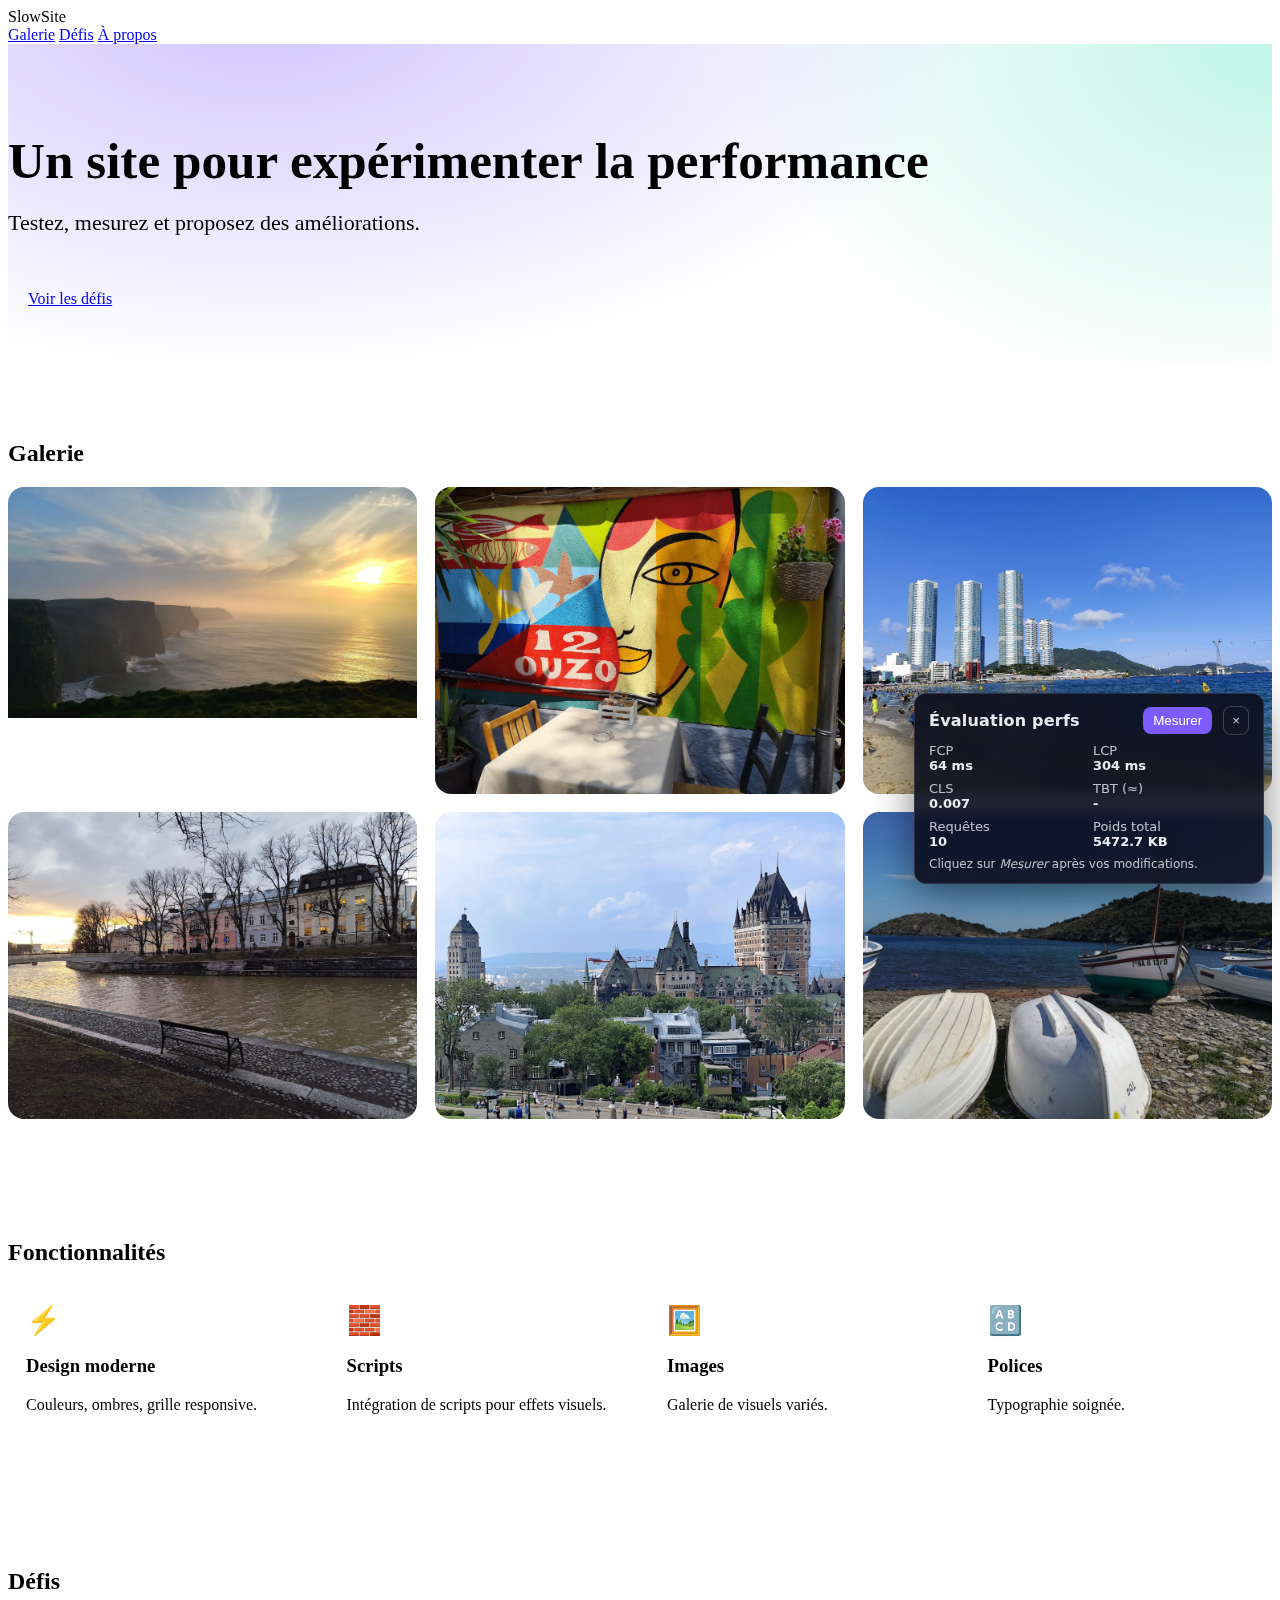
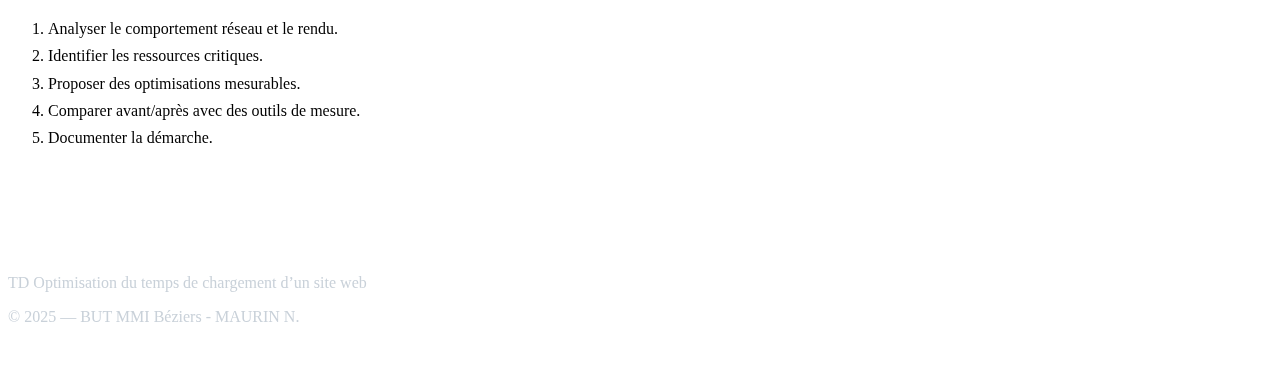
<file: index.html>
<!DOCTYPE html>
<html lang="fr">
  <head>
    <meta charset="utf-8" />
    <meta name="viewport" content="width=device-width, initial-scale=1" />
    <title>Site vitrine</title>
    <link rel="stylesheet" href="css/styles.css" />
    <script src="js/script.js"></script>
  </head>
  <body>
    <div class="topbar">
      <div class="container nav">
        <div class="logo">Slow<span>Site</span></div>
        <div class="menu">
          <a href="#galerie">Galerie</a>
          <a href="#defis">Défis</a>
          <a href="#apropos">À propos</a>
        </div>
      </div>
    </div>

    <div class="hero">
      <div class="container hero-inner">
        <div class="hero-text">
          <h1>Un site pour expérimenter la performance</h1>
          <p>Testez, mesurez et proposez des améliorations.</p>
          <a class="cta" href="#defis">Voir les défis</a>
        </div>
      </div>
    </div>
<br>
    <div id="galerie" class="section gallery">
      <div class="container">
        <h2>Galerie</h2>
        <div class="grid">
          <div class="card">
            <a href="img1.html"><img src="img/img1.webp" alt="Image 1" /></a>
          </div>
          <div class="card">
            <a href="img2.html"><img src="img/img2.webp" alt="Image 2" /></a>
          </div>
          <div class="card">
            <a href="img3.html"><img src="img/img3.webp" alt="Image 3" /></a>
          </div>
          <div class="card">
            <a href="img4.html"><img src="img/img4.webp" alt="Image 4" /></a>
          </div>
          <div class="card">
            <a href="img5.html"><img src="img/img5.webp" alt="Image 5" /></a>
          </div>
          <div class="card">
            <a href="img6.html"><img src="img/img6.webp" alt="Image 6" /></a>
          </div>
        </div>
      </div>
    </div>

    <div id="apropos" class="section features">
      <div class="container">
        <h2>Fonctionnalités</h2>
        <div class="features-grid">
          <div class="feature">
            <div class="icon">⚡</div>
            <h3>Design moderne</h3>
            <p>Couleurs, ombres, grille responsive.</p>
          </div>
          <div class="feature">
            <div class="icon">🧱</div>
            <h3>Scripts</h3>
            <p>Intégration de scripts pour effets visuels.</p>
          </div>
          <div class="feature">
            <div class="icon">🖼️</div>
            <h3>Images</h3>
            <p>Galerie de visuels variés.</p>
          </div>
          <div class="feature">
            <div class="icon">🔠</div>
            <h3>Polices</h3>
            <p>Typographie soignée.</p>
          </div>
        </div>
      </div>
    </div>

    <div id="defis" class="section challenges">
      <div class="container">
        <h2>Défis</h2>
        <ol>
          <li>Analyser le comportement réseau et le rendu.</li>
          <li>Identifier les ressources critiques.</li>
          <li>Proposer des optimisations mesurables.</li>
          <li>Comparer avant/après avec des outils de mesure.</li>
          <li>Documenter la démarche.</li>
        </ol>
      </div>
    </div>

    <div class="footer">
      <div class="container">
        <p>TD Optimisation du temps de chargement d’un site web</p>
        <p>© 2025 — BUT MMI Béziers - MAURIN N.</p>
      </div>
    </div>
    <script src="js/metrics.js" defer></script>
  </body>
</html>
</file>
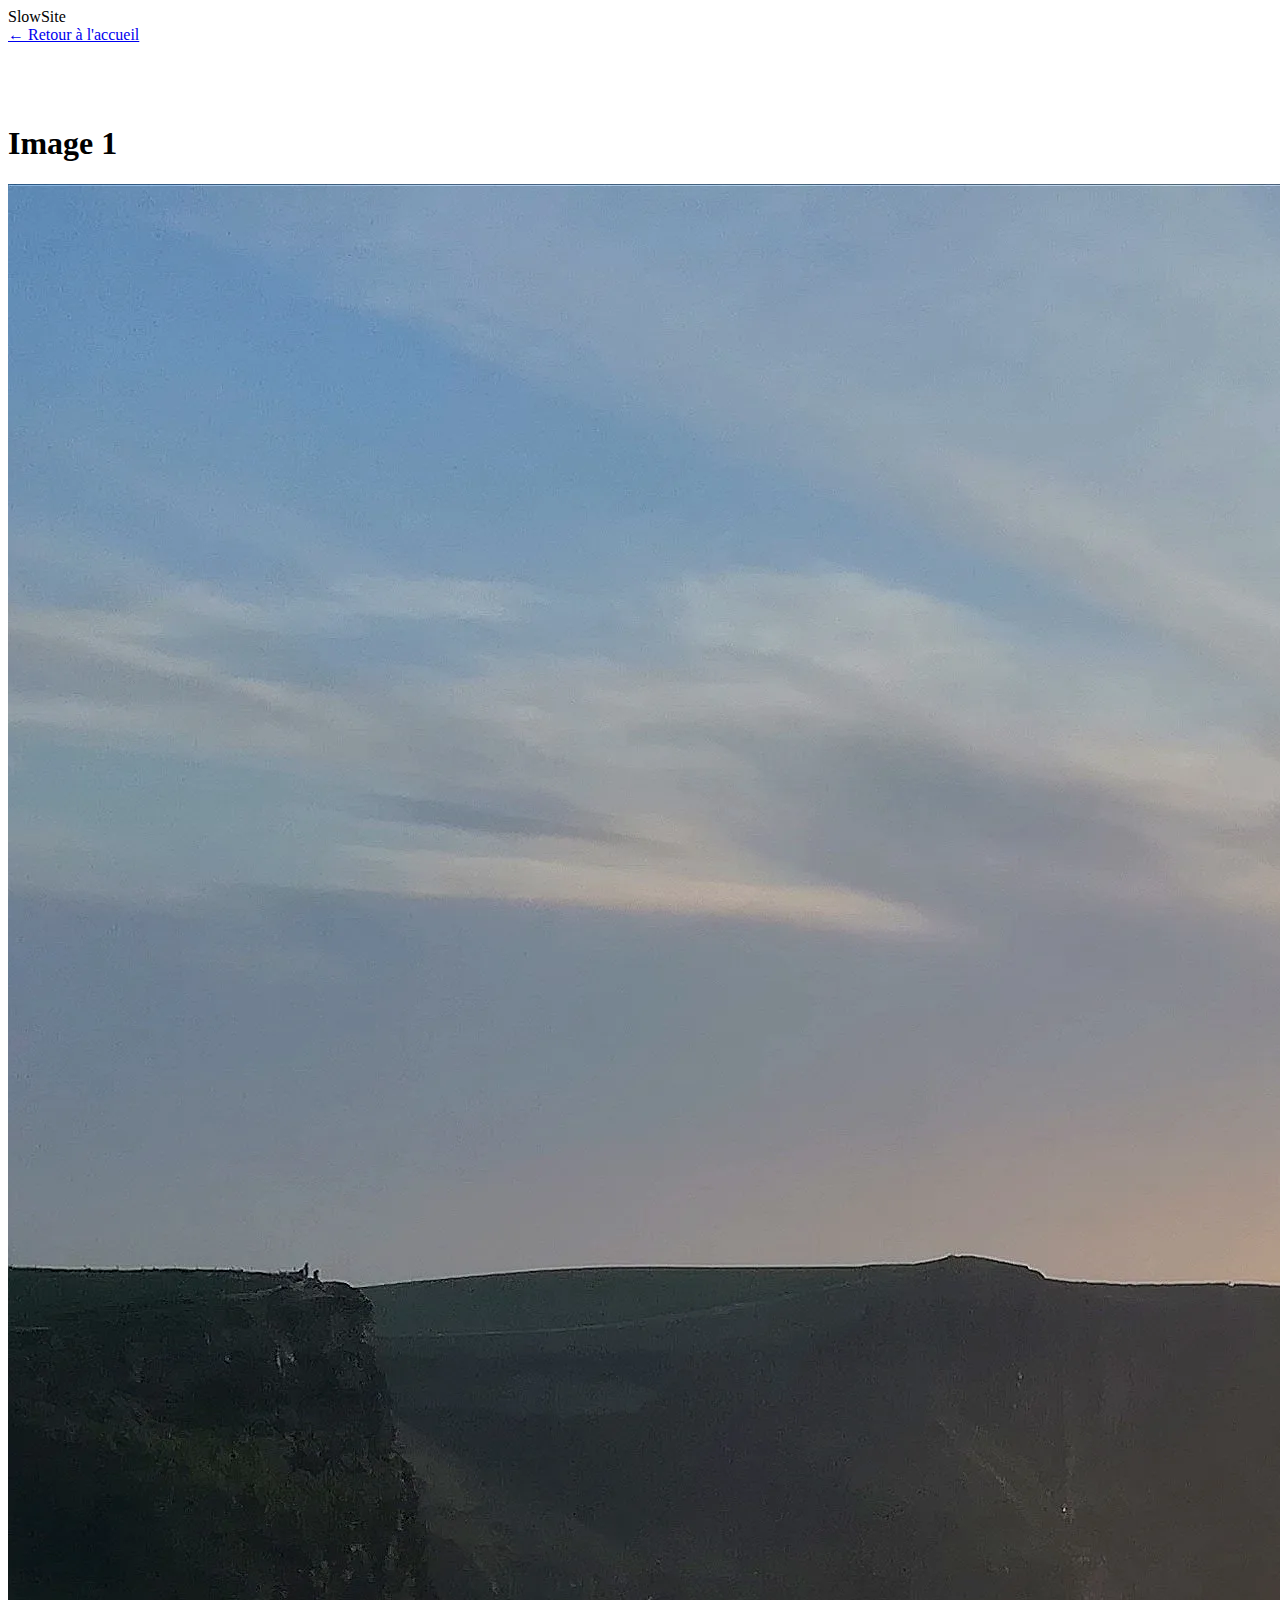
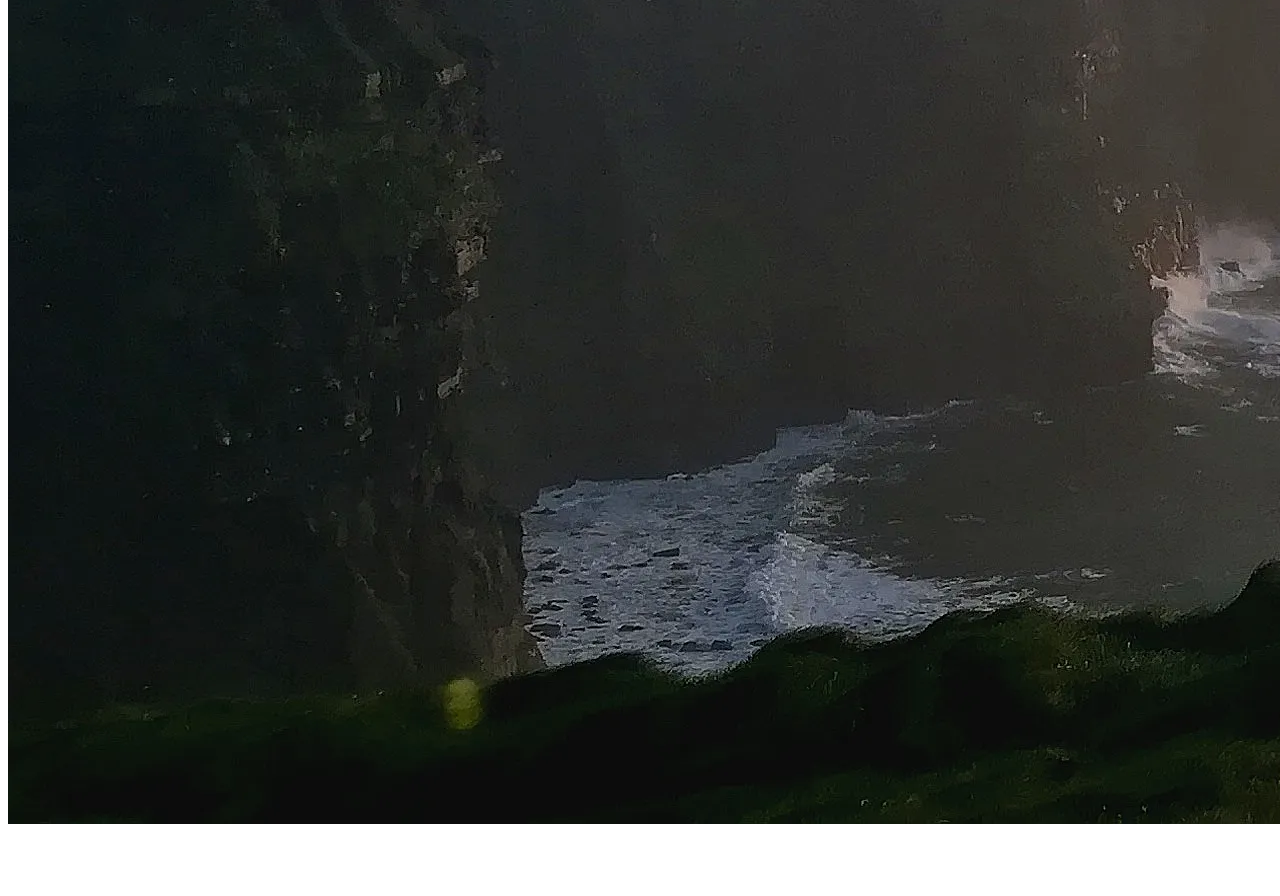
<file: img1.html>
<!DOCTYPE html>
<html lang="fr">
<head>
  <meta charset="utf-8" />
  <meta name="viewport" content="width=device-width, initial-scale=1" />
  <title>Image 1</title>
  <link rel="stylesheet" href="css/styles.css">
  <script src="js/script.js"></script>
</head>
<body>
  <div class="topbar"><div class="container nav"><div class="logo">Slow<span>Site</span></div><div class="menu"><a href="index.html">← Retour à l'accueil</a></div></div></div>
  <div class="section image-page"><div class="container">
    <h1>Image 1</h1>
    <div class="image-wrapper"><img src="img/img1.webp" alt="Image 1"></div>
  </div></div>
</body>
</html>
</file>
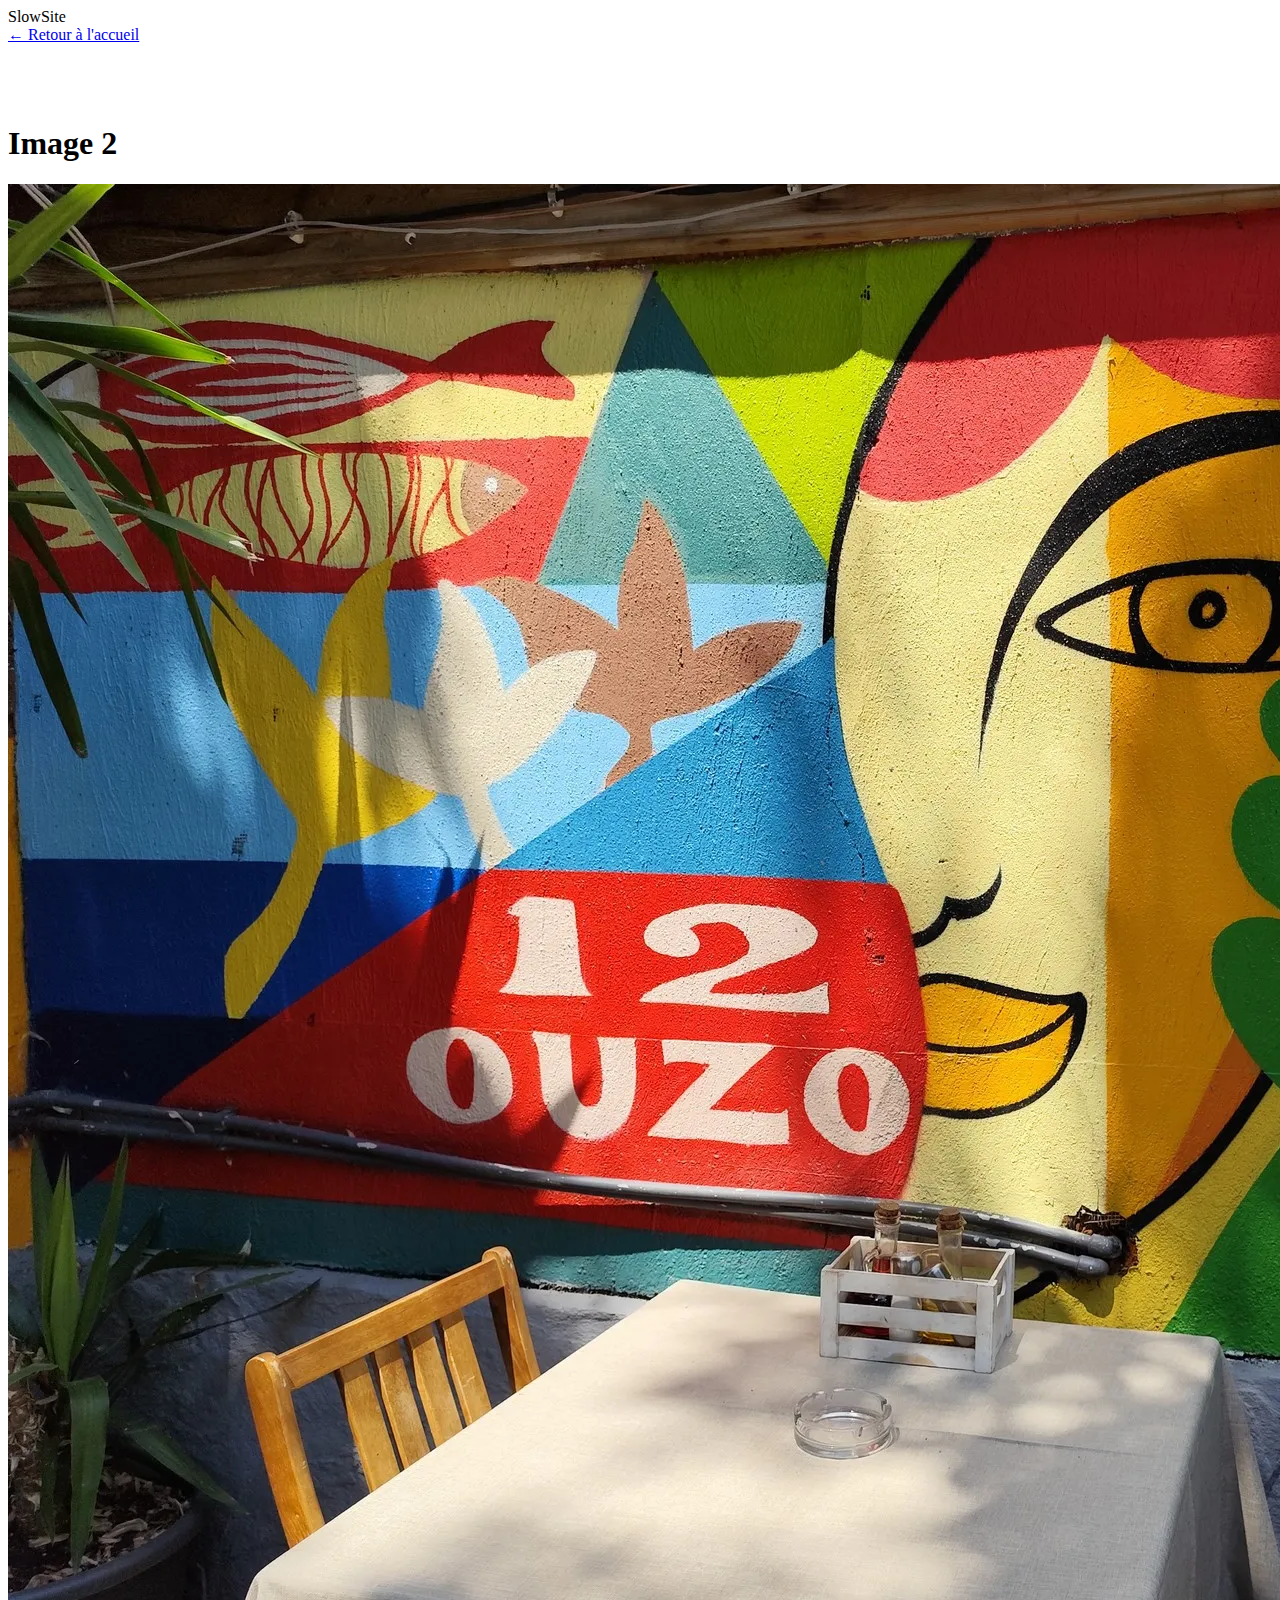
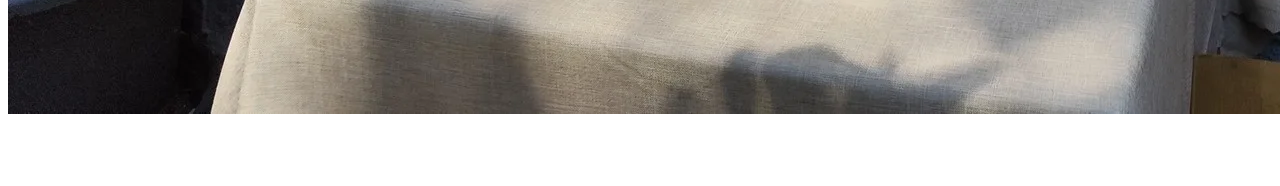
<file: img2.html>
<!DOCTYPE html>
<html lang="fr">
<head>
  <meta charset="utf-8" />
  <meta name="viewport" content="width=device-width, initial-scale=1" />
  <title>Image 2</title>
  <link rel="stylesheet" href="css/styles.css">
  <script src="js/script.js"></script>
</head>
<body>
  <div class="topbar"><div class="container nav"><div class="logo">Slow<span>Site</span></div><div class="menu"><a href="index.html">← Retour à l'accueil</a></div></div></div>
  <div class="section image-page"><div class="container">
    <h1>Image 2</h1>
    <div class="image-wrapper"><img src="img/img2.webp" alt="Image 2"></div>
  </div></div>
</body>
</html>
</file>
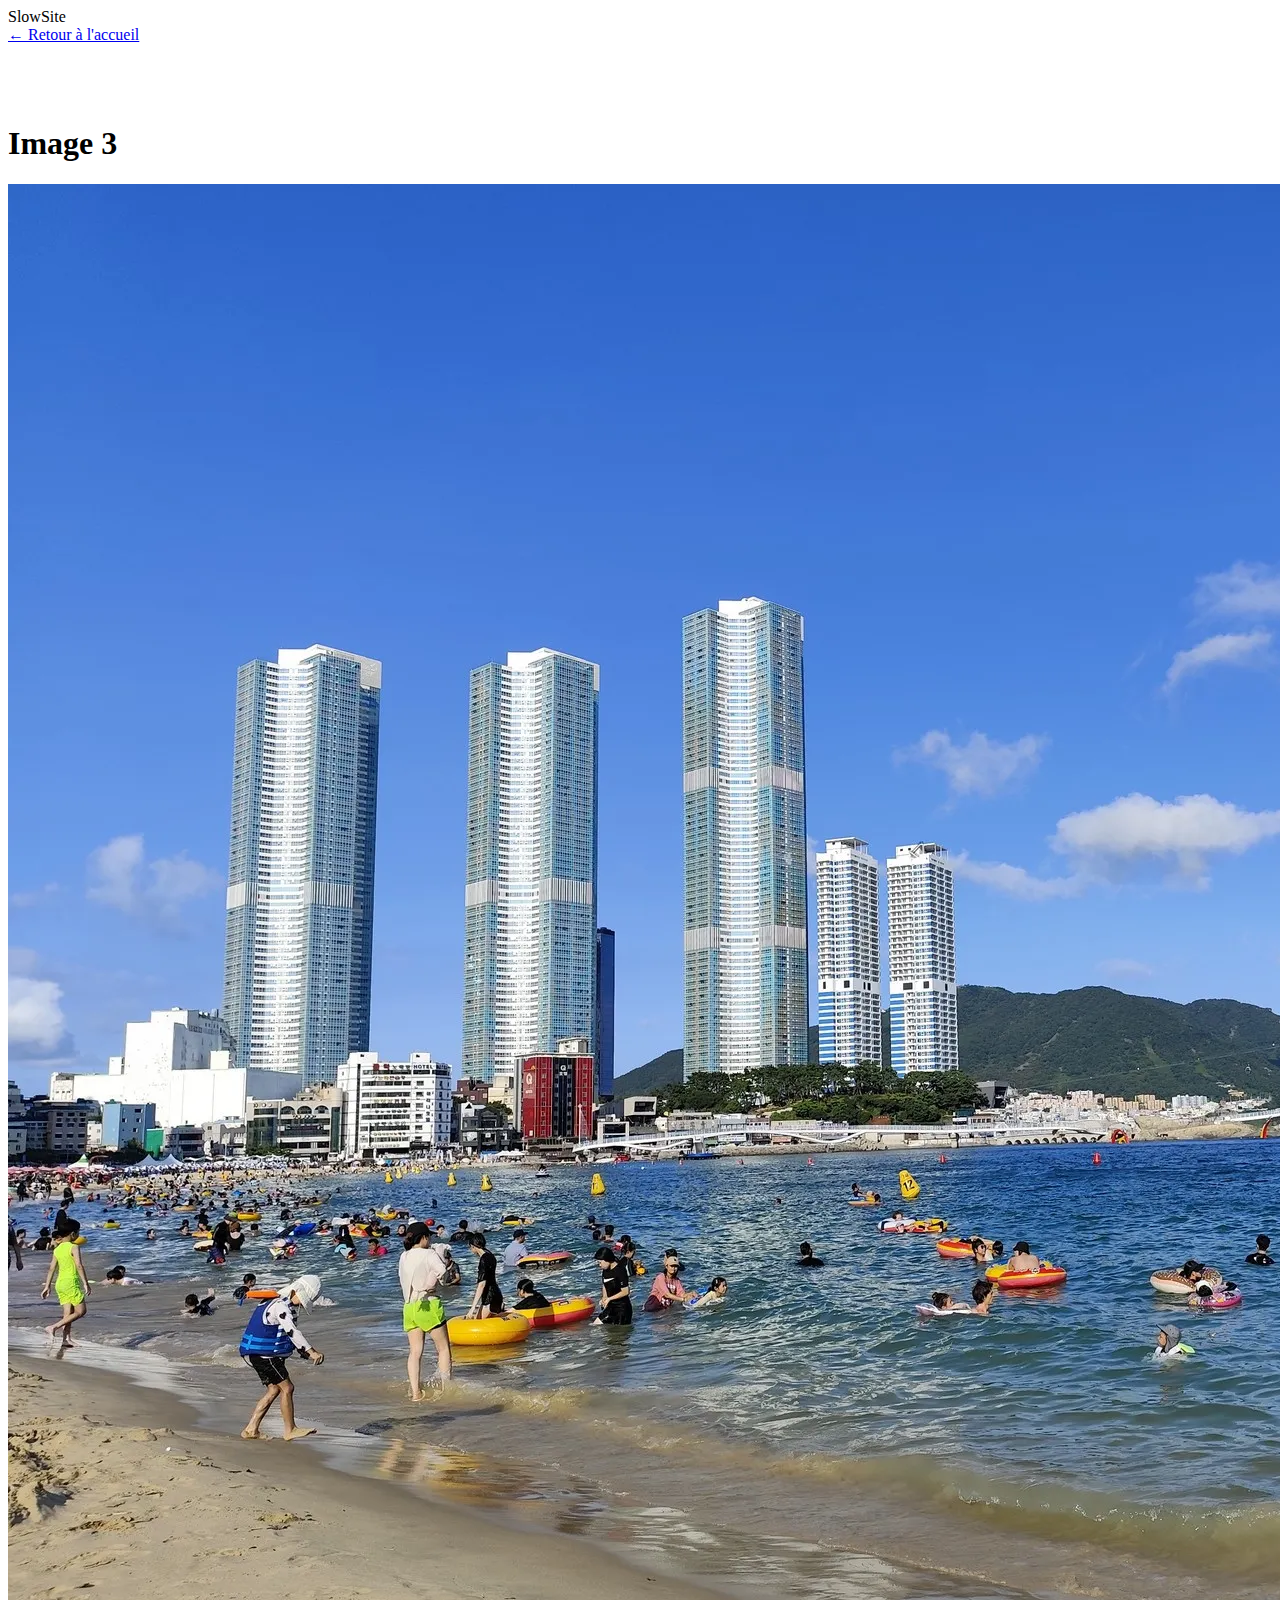
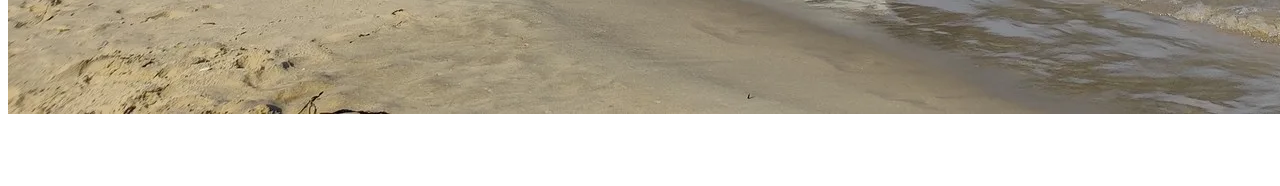
<file: img3.html>
<!DOCTYPE html>
<html lang="fr">
<head>
  <meta charset="utf-8" />
  <meta name="viewport" content="width=device-width, initial-scale=1" />
  <title>Image 3</title>
  <link rel="stylesheet" href="css/styles.css">
  <script src="js/script.js"></script>
</head>
<body>
  <div class="topbar"><div class="container nav"><div class="logo">Slow<span>Site</span></div><div class="menu"><a href="index.html">← Retour à l'accueil</a></div></div></div>
  <div class="section image-page"><div class="container">
    <h1>Image 3</h1>
    <div class="image-wrapper"><img src="img/img3.webp" alt="Image 3"></div>
  </div></div>
</body>
</html>
</file>
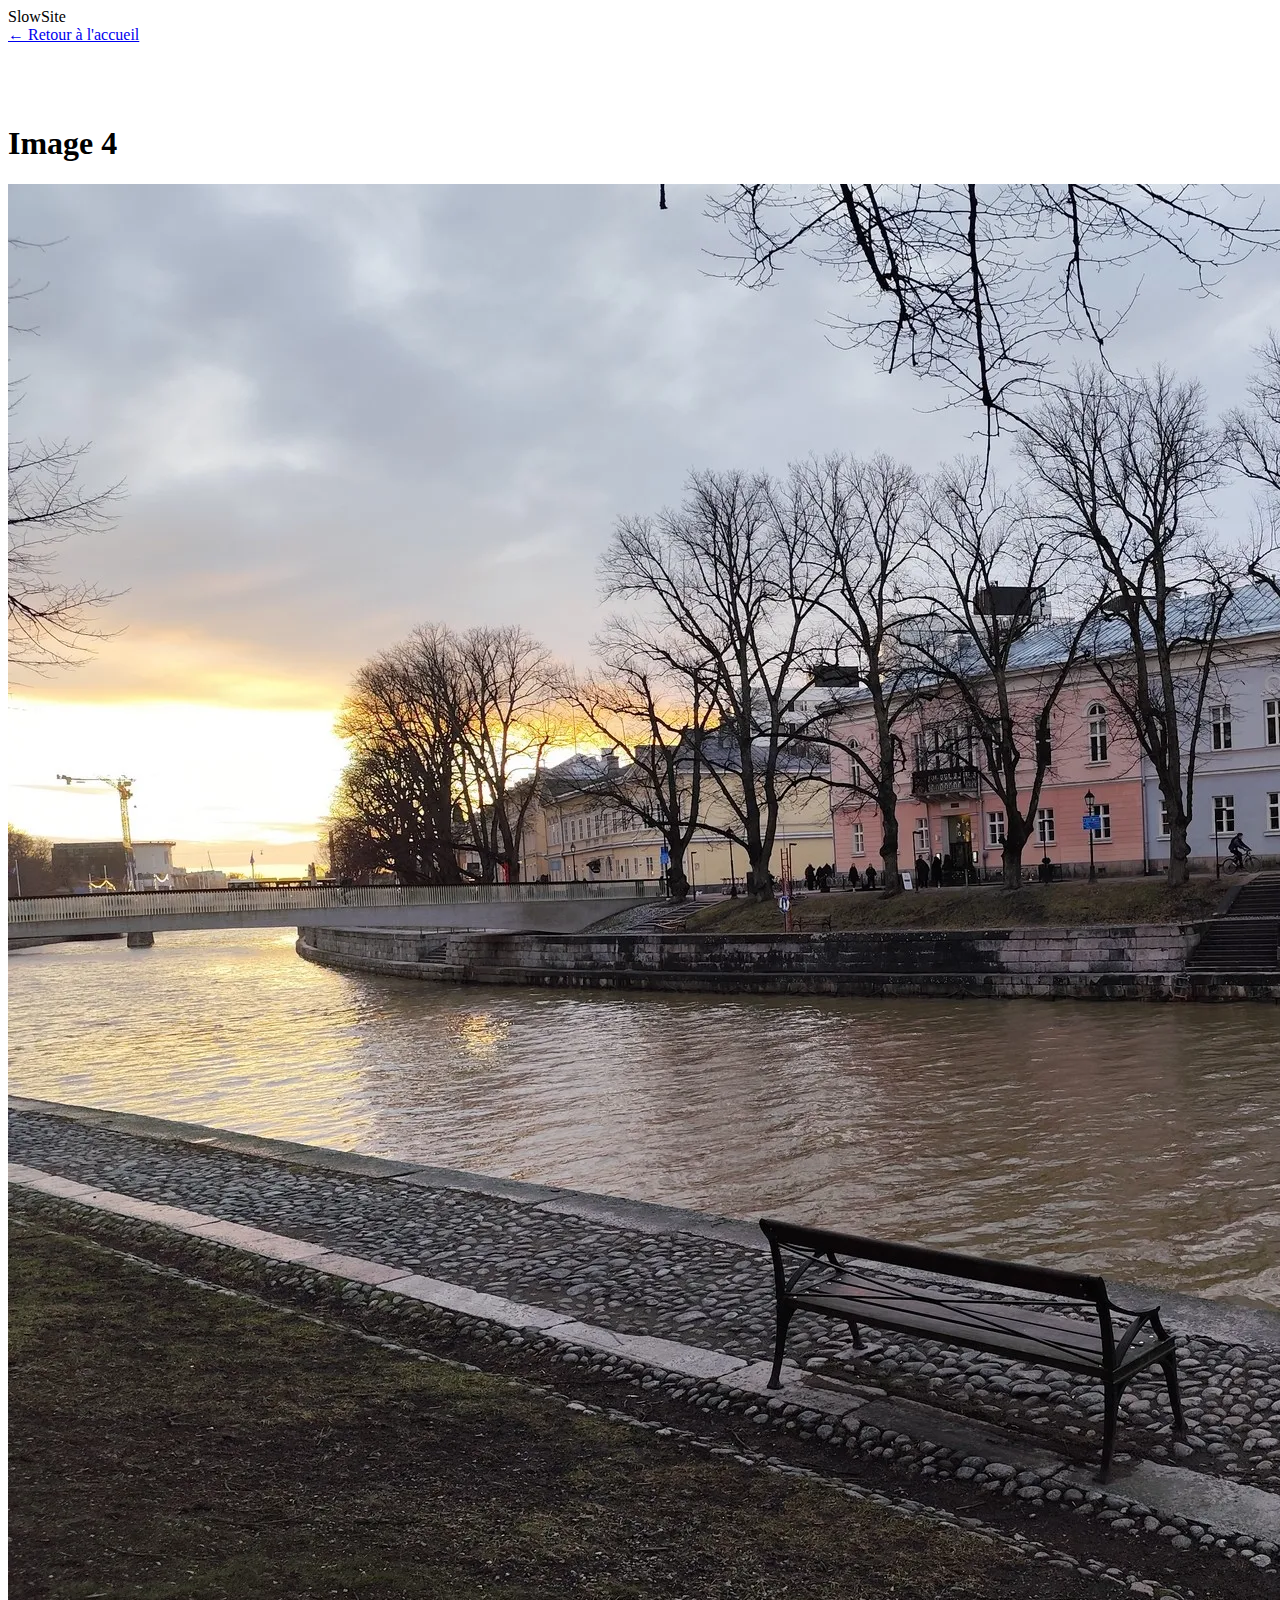
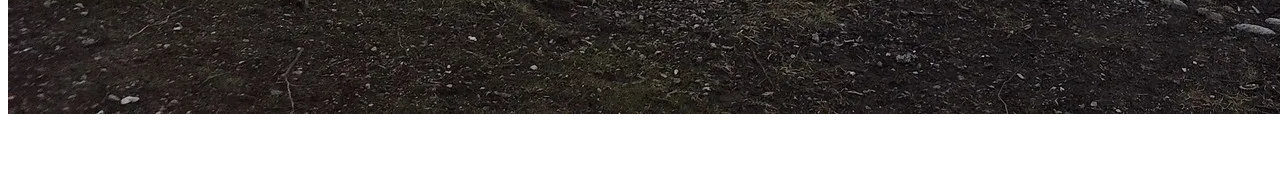
<file: img4.html>
<!DOCTYPE html>
<html lang="fr">
<head>
  <meta charset="utf-8" />
  <meta name="viewport" content="width=device-width, initial-scale=1" />
  <title>Image 4</title>
  <link rel="stylesheet" href="css/styles.css">
  <script src="js/script.js"></script>
</head>
<body>
  <div class="topbar"><div class="container nav"><div class="logo">Slow<span>Site</span></div><div class="menu"><a href="index.html">← Retour à l'accueil</a></div></div></div>
  <div class="section image-page"><div class="container">
    <h1>Image 4</h1>
    <div class="image-wrapper"><img src="img/img4.webp" alt="Image 4"></div>
  </div></div>
</body>
</html>
</file>
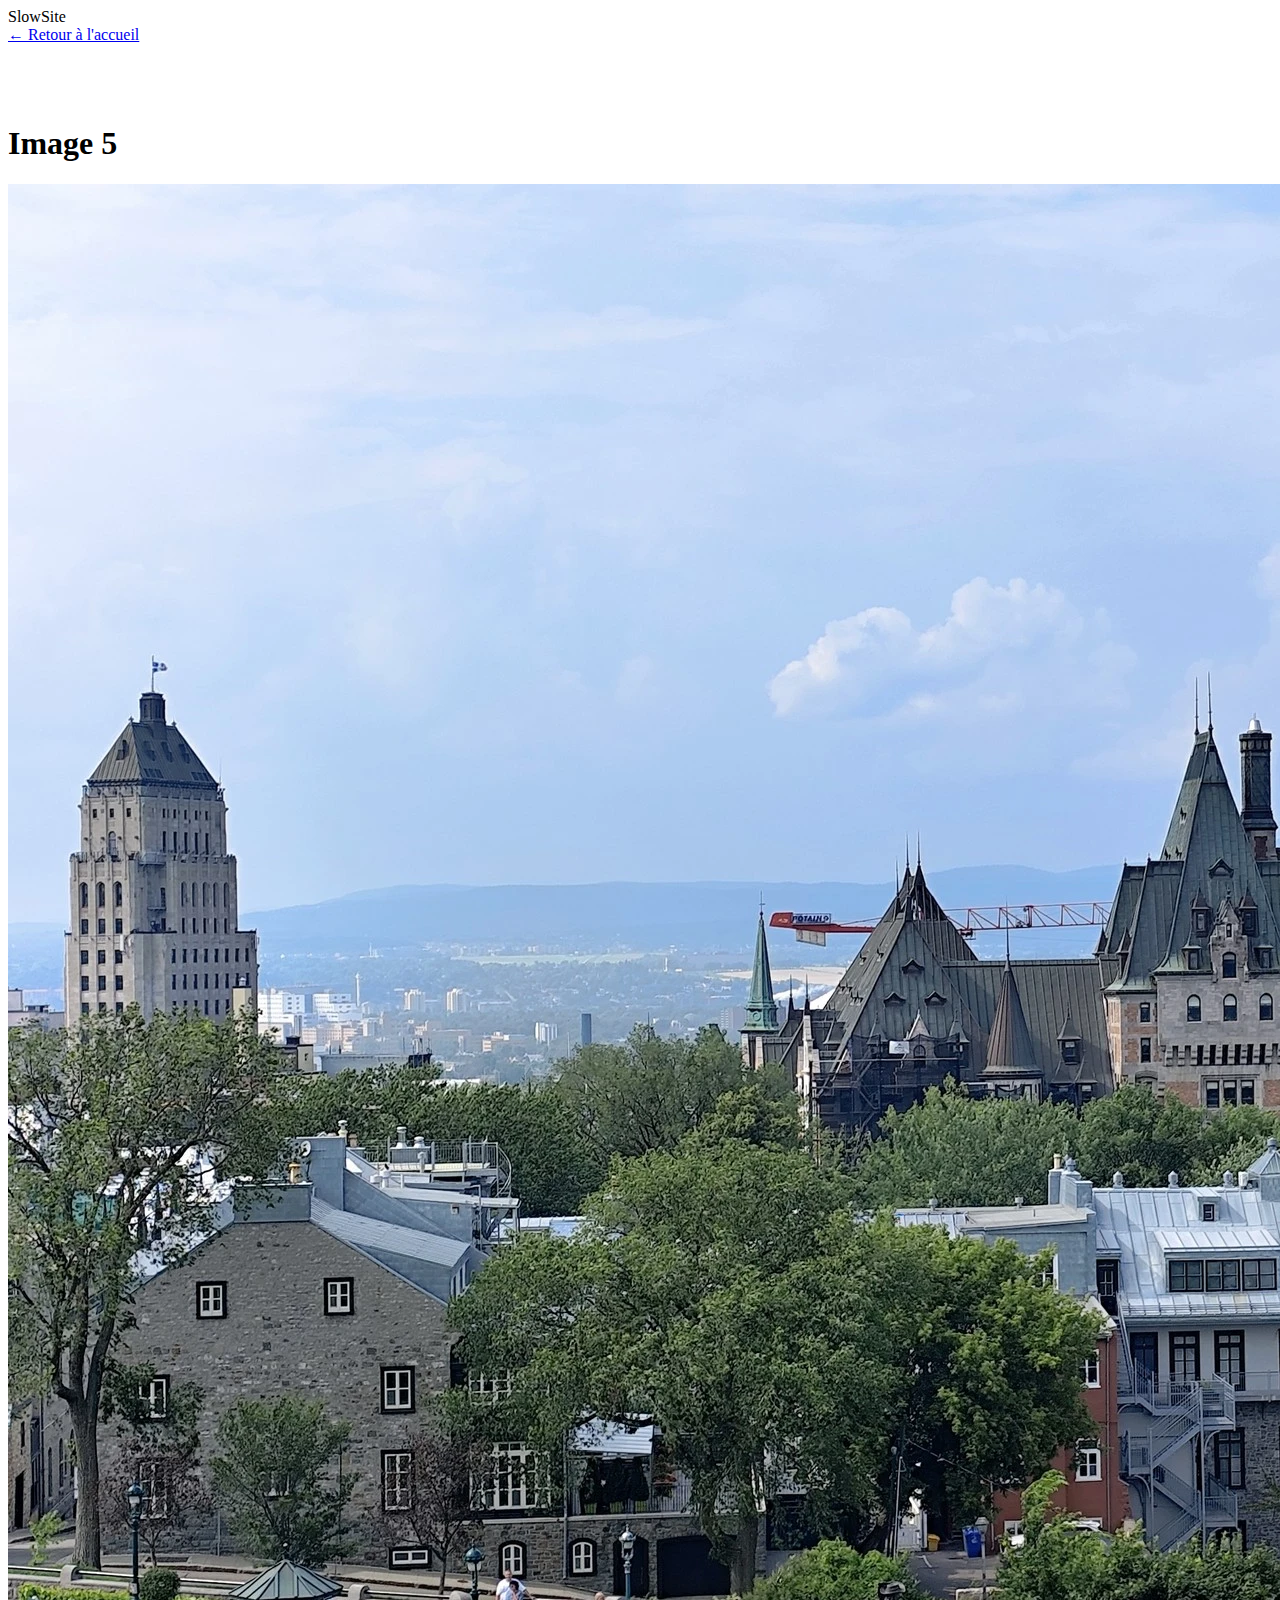
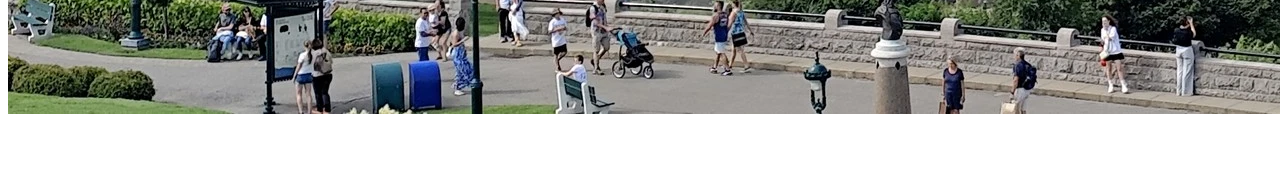
<file: img5.html>
<!DOCTYPE html>
<html lang="fr">
<head>
  <meta charset="utf-8" />
  <meta name="viewport" content="width=device-width, initial-scale=1" />
  <title>Image 5</title>
  <link rel="stylesheet" href="css/styles.css">
  <script src="js/script.js"></script>
</head>
<body>
  <div class="topbar"><div class="container nav"><div class="logo">Slow<span>Site</span></div><div class="menu"><a href="index.html">← Retour à l'accueil</a></div></div></div>
  <div class="section image-page"><div class="container">
    <h1>Image 5</h1>
    <div class="image-wrapper"><img src="img/img5.webp" alt="Image 5"></div>
  </div></div>
</body>
</html>
</file>
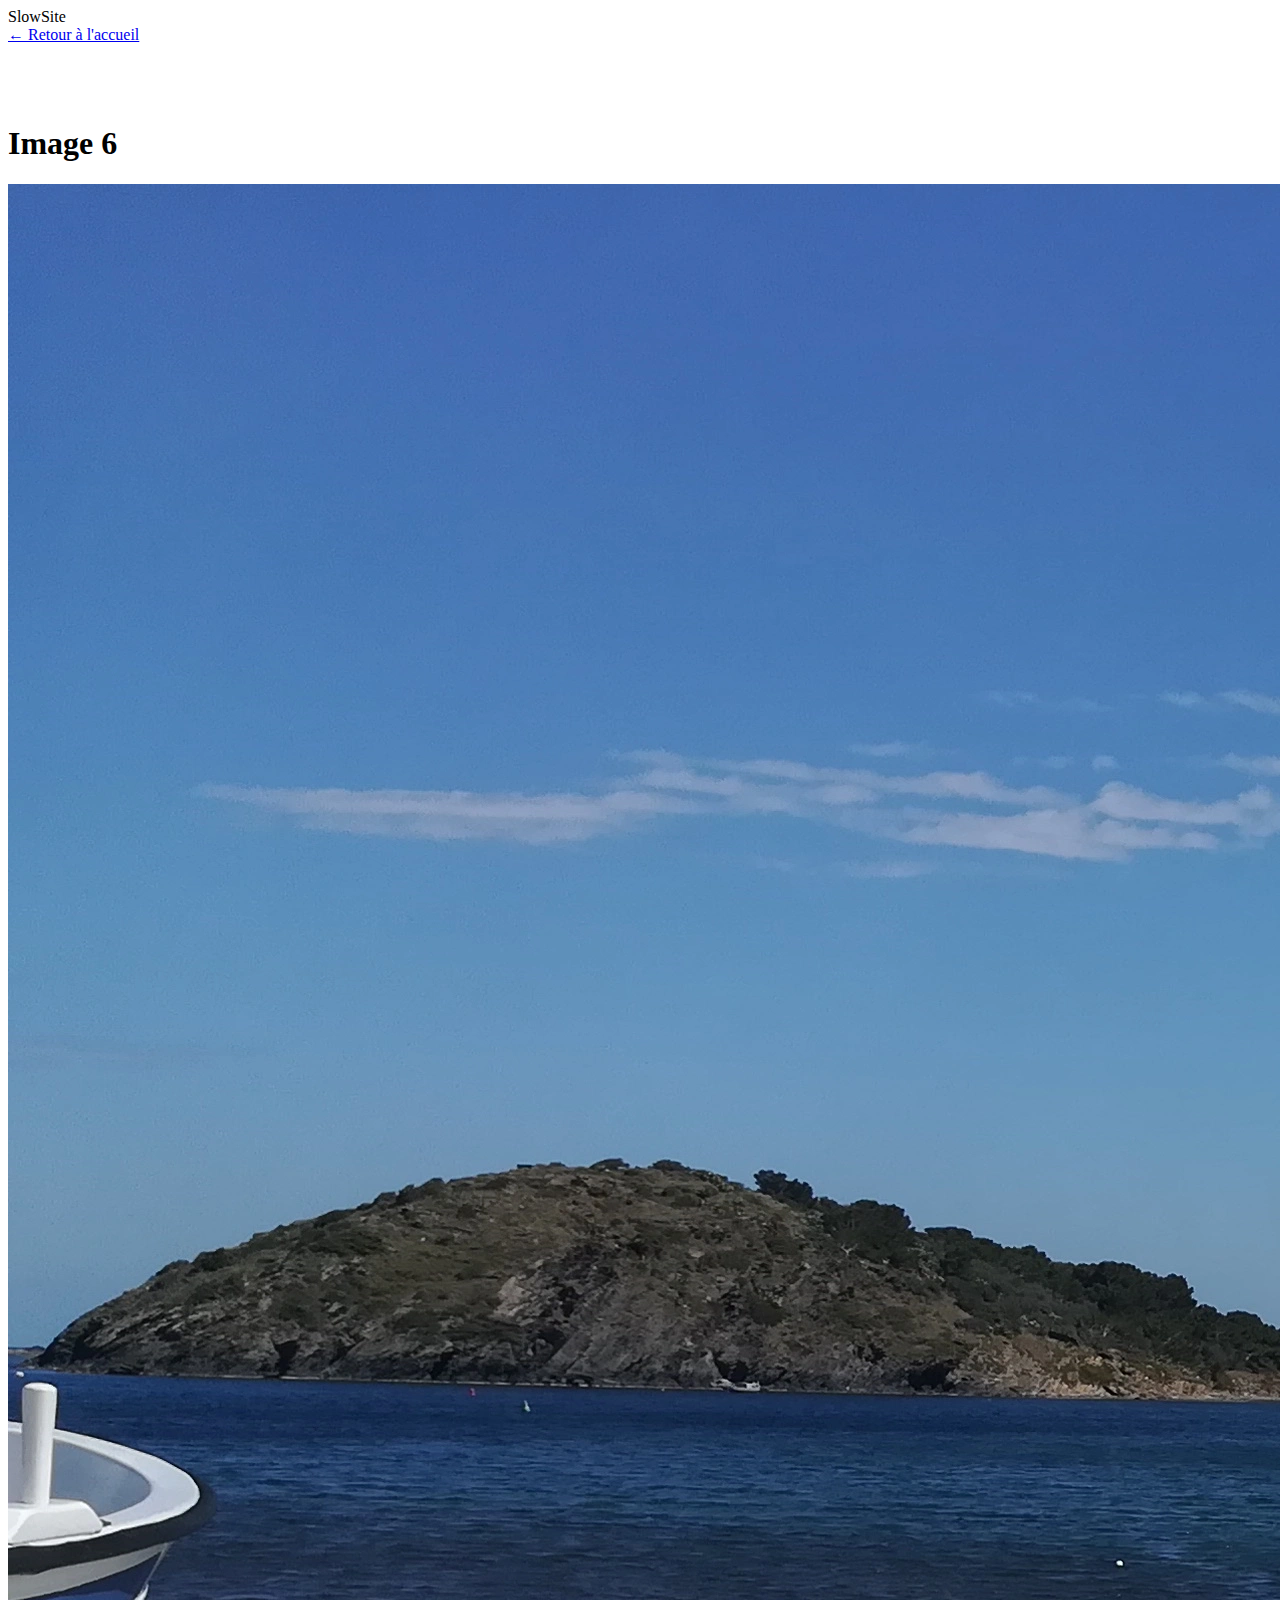
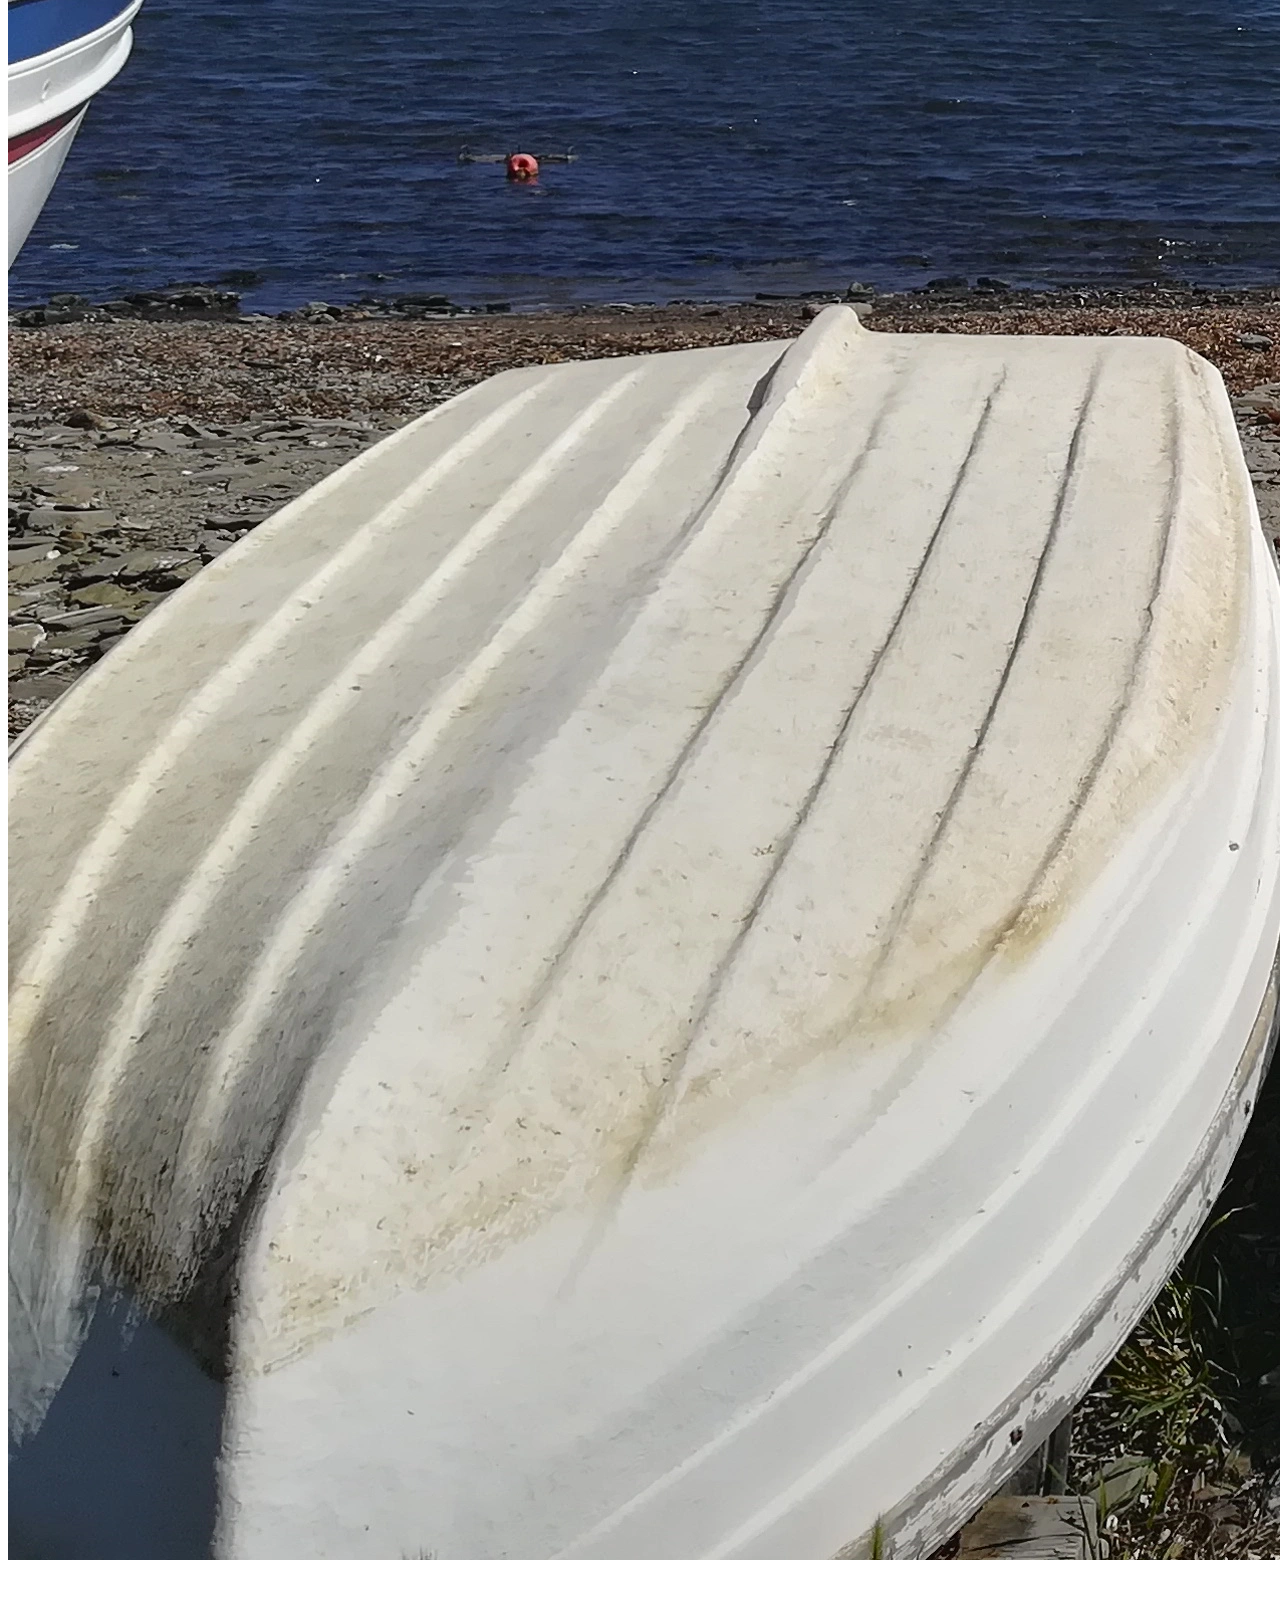
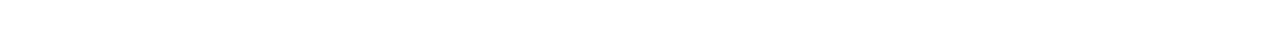
<file: img6.html>
<!DOCTYPE html>
<html lang="fr">
<head>
  <meta charset="utf-8" />
  <meta name="viewport" content="width=device-width, initial-scale=1" />
  <title>Image 6</title>
  <link rel="stylesheet" href="css/styles.css">
  <script src="js/script.js"></script>
</head>
<body>
  <div class="topbar"><div class="container nav"><div class="logo">Slow<span>Site</span></div><div class="menu"><a href="index.html">← Retour à l'accueil</a></div></div></div>
  <div class="section image-page"><div class="container">
    <h1>Image 6</h1>
    <div class="image-wrapper"><img src="img/img6.webp" alt="Image 6"></div>
  </div></div>
</body>
</html>
</file>
<file: css/styles.css>
.hero {
    padding: 90px 0 40px;
    background: radial-gradient(1200px 600px at 20% -10%, rgba(124, 92, 255, .35), transparent 60%), radial-gradient(900px 600px at 100% 0%, rgba(6, 214, 160, .25), transparent 60%);
}

.hero-inner {
    display: grid;
    grid-template-columns: 1fr;
    gap: 28px;
}

.hero h1 {
    font-size: clamp(28px, 4vw, 56px);
    line-height: 1.05;
    margin: 0 0 10px;
}

.hero p {
    font-size: clamp(16px, 1.8vw, 22px);
    color: var(--muted);
}

.highlight {
    color: var(--accent);
}

/* Bouton CTA (Call to Action) */
/* L'ombre spécifique survolée est conservée */
.cta {
    display: inline-block;
    margin-top: 18px;
    background: var(--primary);
    padding: 14px 20px;
    border-radius: 12px;
    /* L'ombre de base est maintenant définie par la règle commune .hero, .card, .feature, .cta */
    transition: transform .2s ease, box-shadow .2s ease;
}

.cta:hover {
    transform: translateY(-2px);
    /* Ombre spécifique au survol */
    box-shadow: 0 28px 60px rgba(124, 92, 255, .45);
}

/* Sections générales */
.section {
    padding: 60px 0;
}

.section h2 {
    margin: 0 0 20px;
}

/* Section Galerie (Gallery) */
.gallery .grid {
    display: grid;
    grid-template-columns: repeat(3, 1fr);
    gap: 18px;
}

/* Cartes (Cards) */
.card {
    background: var(--card);
    border-radius: 16px;
    overflow: hidden;
    /* L'ombre est définie par la règle commune */
}

/* Images de la carte */
.card img {
    display: block;
    width: 100%;
    height: auto;
    /* Opacité initiale à 0 pour le chargement progressif (lazy loading) */
    opacity: 0;
    transition: opacity .6s ease;
}

.card img.loaded {
    opacity: 1;
}

/* Grille de Fonctionnalités (Features) */
.features-grid {
    display: grid;
    grid-template-columns: repeat(4, 1fr);
    gap: 18px;
}

.feature {
    background: var(--card);
    padding: 18px;
    border-radius: 14px;
    /* L'ombre est définie par la règle commune */
}

.feature .icon {
    font-size: 28px;
}

/* Liste des Défis (Challenges) */
.challenges ol {
    line-height: 1.7;
}

/* Pied de page (Footer) */
.footer {
    padding: 30px 0;
    border-top: 1px solid rgba(255, 255, 255, .08);
    color: #c9d1d9;
}

/* Les classes '.redundant-X' et '.extra-X' ont été entièrement supprimées car elles étaient inutiles au rendu de la page. */
</file>
